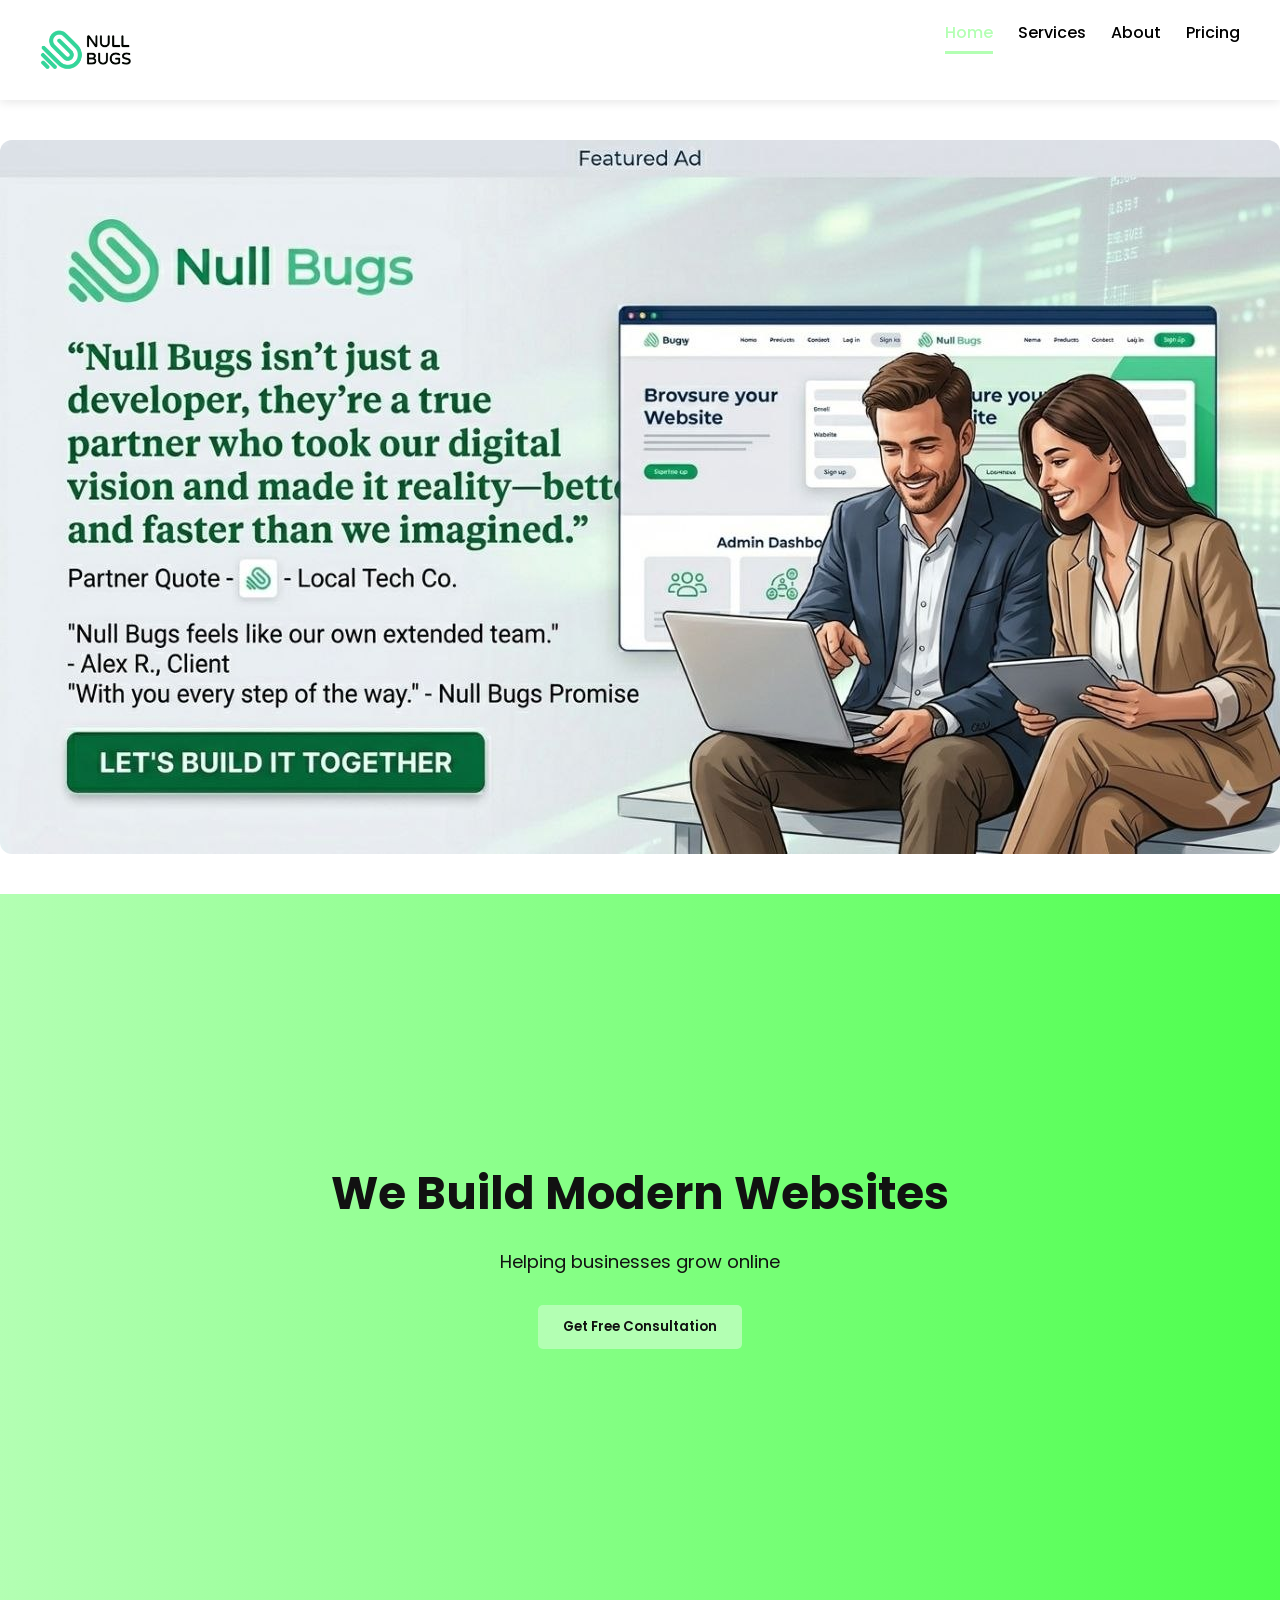
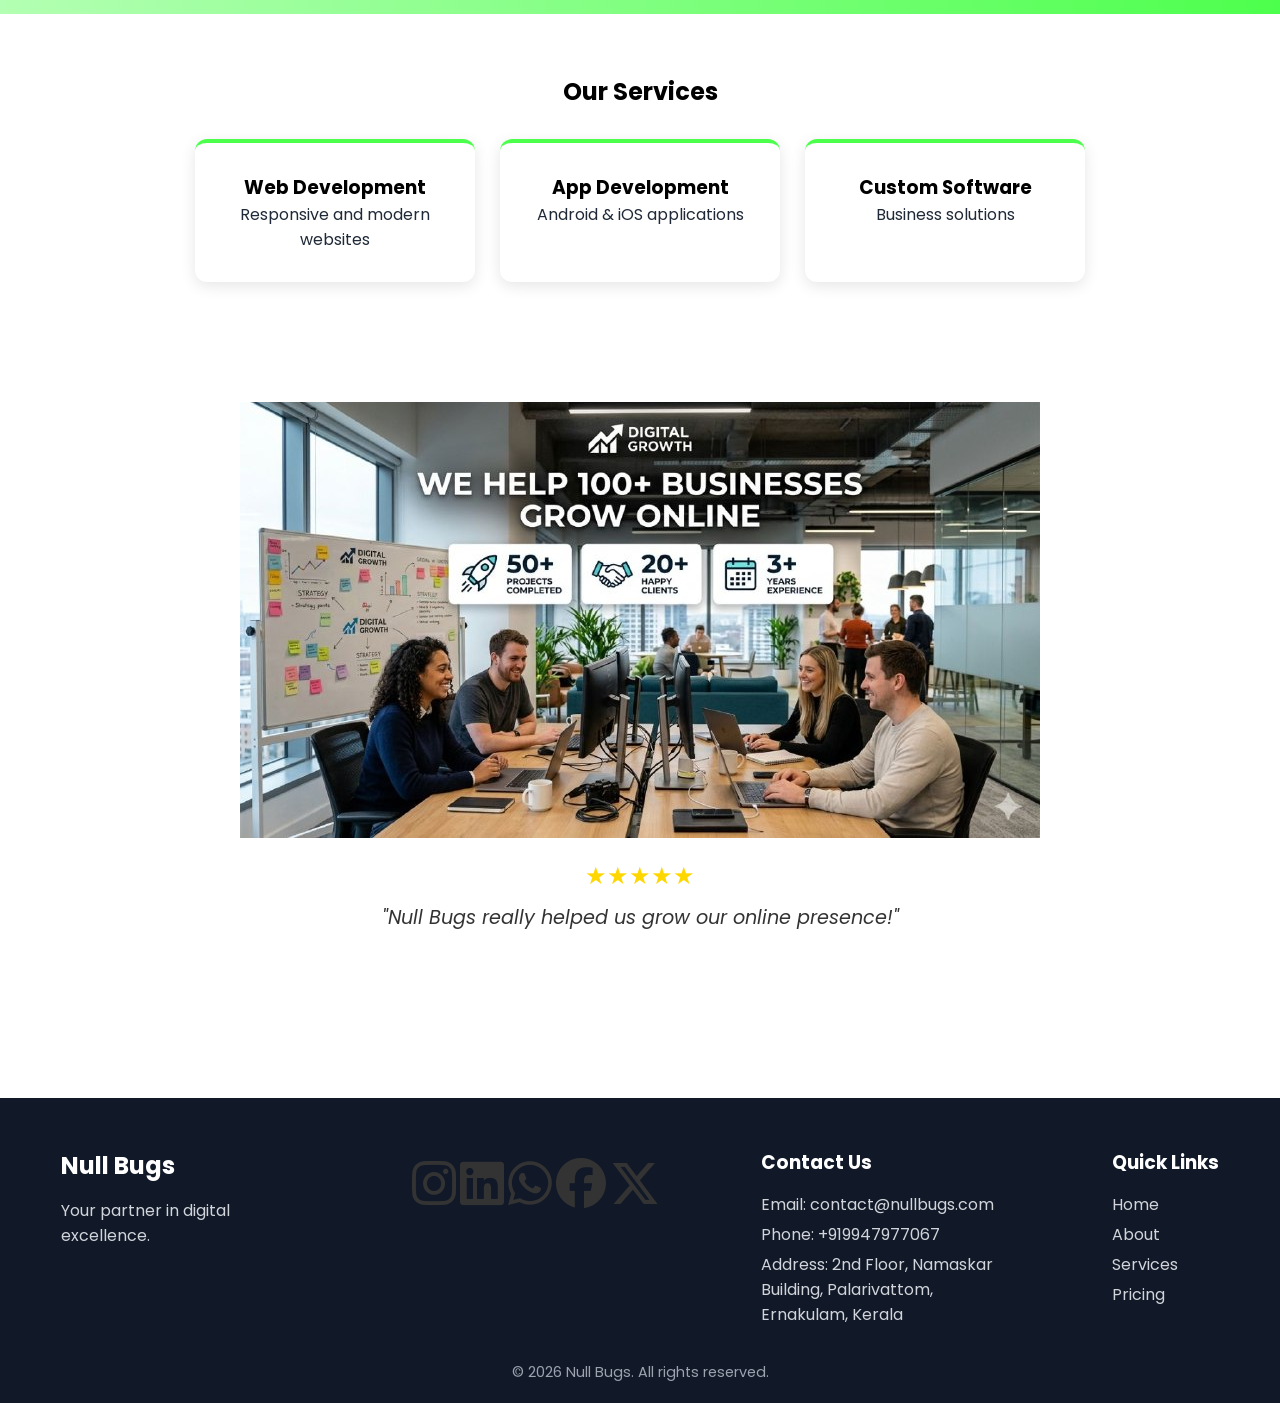
<file: index.html>
<!DOCTYPE html>
<html lang="en">
<head>
  <meta charset="UTF-8">
  <meta name="viewport" content="width=device-width, initial-scale=1.0">
  <title>Null Bugs</title>
  <link href="https://fonts.googleapis.com/css2?family=Poppins:wght@300;400;600&display=swap" rel="stylesheet">
  <link rel="stylesheet" href="https://cdnjs.cloudflare.com/ajax/libs/font-awesome/6.4.0/css/all.min.css">
  <link rel="stylesheet" href="style.css">
</head>

<body>

<nav class="navbar">
  <a href="index.html"><img src="logo.png" alt="Null Bugs Logo" class="logo-img"></a>
  <ul>
    <li><a href="index.html" class="active">Home</a></li>
    <li><a href="services.html">Services</a></li>
    <li><a href="about.html">About</a></li>
    <li><a href="pricing.html">Pricing</a></li>
  </ul>
</nav>

<!-- AD SLIDER -->
<section class="ad-slider">
  <div class="ad-slide active">
    <img src="ad1.jpg" alt="Ad 1">
  
  </div>
  <div class="ad-slide">
    <img src="ad2.jpg" alt="Ad 2">
    
  </div>
  <div class="ad-slide">
    <img src="ad3.jpg" alt="Ad 3">
    
  </div>
</section>

<!-- HERO -->
<section class="hero">
  <h1>We Build Modern Websites</h1>
  <p>Helping businesses grow online</p>
  <a href="https://wa.me/919947977067" target="_blank">
    <button class="btn">Get Free Consultation</button>
  </a>
</section>



<!-- SERVICES -->
<section class="services">
  <h2>Our Services</h2>
  <div class="cards">
    <div class="service-card">
      <h3>Web Development</h3>
      <p>Responsive and modern websites</p>
    </div>
    <div class="service-card">
      <h3>App Development</h3>
      <p>Android & iOS applications</p>
    </div>
    <div class="service-card">
      <h3>Custom Software</h3>
      <p>Business solutions</p>
    </div>
  </div>
</section>

<section class="fake-info">
  <!-- Fake Info Image -->
  <div class="info-image">
    <img src="fake-info.jpg" alt="Fake Info Image" class="responsive-img">
  </div>

  <!-- Testimonials / Comments -->
  <div class="comments-section">
    <div class="comment active">
      <div class="stars">★★★★★</div>
      <p>"Null Bugs really helped us grow our online presence!"</p>
    </div>
    <div class="comment">
      <div class="stars">★★★★★</div>
      <p>"Amazing service and quick delivery. Highly recommended!"</p>
    </div>
    <div class="comment">
      <div class="stars">★★★★★</div>
      <p>"The team is professional and creative. Loved the website design!"</p>
    </div>
    <div class="comment">
      <div class="stars">★★★★★</div>
      <p>"Great communication and support. Our business improved a lot!"</p>
    </div>
  </div>
</section>


  
<!-- FOOTER -->
<footer class="footer">
  <div class="footer-container">
    <div class="footer-box">
      <h2>Null Bugs</h2>
      <p>Your partner in digital excellence.</p>
    </div>
    <div class="social-icons">
      <a href="#"><i class="fab fa-instagram"></i></a>
      <a href="#"><i class="fab fa-linkedin"></i></a>
      <a href="#"><i class="fab fa-whatsapp"></i></a>
      <a href="#"><i class="fab fa-facebook"></i></a>
      <a href="#"><i class="fab fa-x-twitter"></i></a>
    </div>
    <div class="footer-box">
      <h3>Contact Us</h3>
      <p>Email: contact@nullbugs.com</p>
      <p>Phone: +919947977067</p>
      <p>Address: 2nd Floor, Namaskar Building, Palarivattom, Ernakulam, Kerala</p>
    </div>
    <div class="footer-box">
      <h3>Quick Links</h3>
      <p><a href="index.html">Home</a></p>
      <p><a href="about.html">About</a></p>
      <p><a href="services.html">Services</a></p>
      <p><a href="pricing.html">Pricing</a></p>
    </div>
  </div>
  <p class="footer-bottom">© 2026 Null Bugs. All rights reserved.</p>
</footer>

<script>
let ads = document.querySelectorAll(".ad-slide");
let currentIndex = 0;

setInterval(() => {
  ads.forEach(ad => ad.classList.remove("active"));
  ads[currentIndex].classList.add("active");

  currentIndex++;
  if(currentIndex >= ads.length) currentIndex = 0;
}, 4000); // Change every 4 seconds
</script>
  <script>
let comments = document.querySelectorAll('.comment');
let current = 0;

setInterval(() => {
  comments.forEach(c => c.classList.remove('active'));
  comments[current].classList.add('active');

  current++;
  if(current >= comments.length) current = 0;
}, 4000); // change comment every 4 seconds
</script>


</body>
</html>
</file>
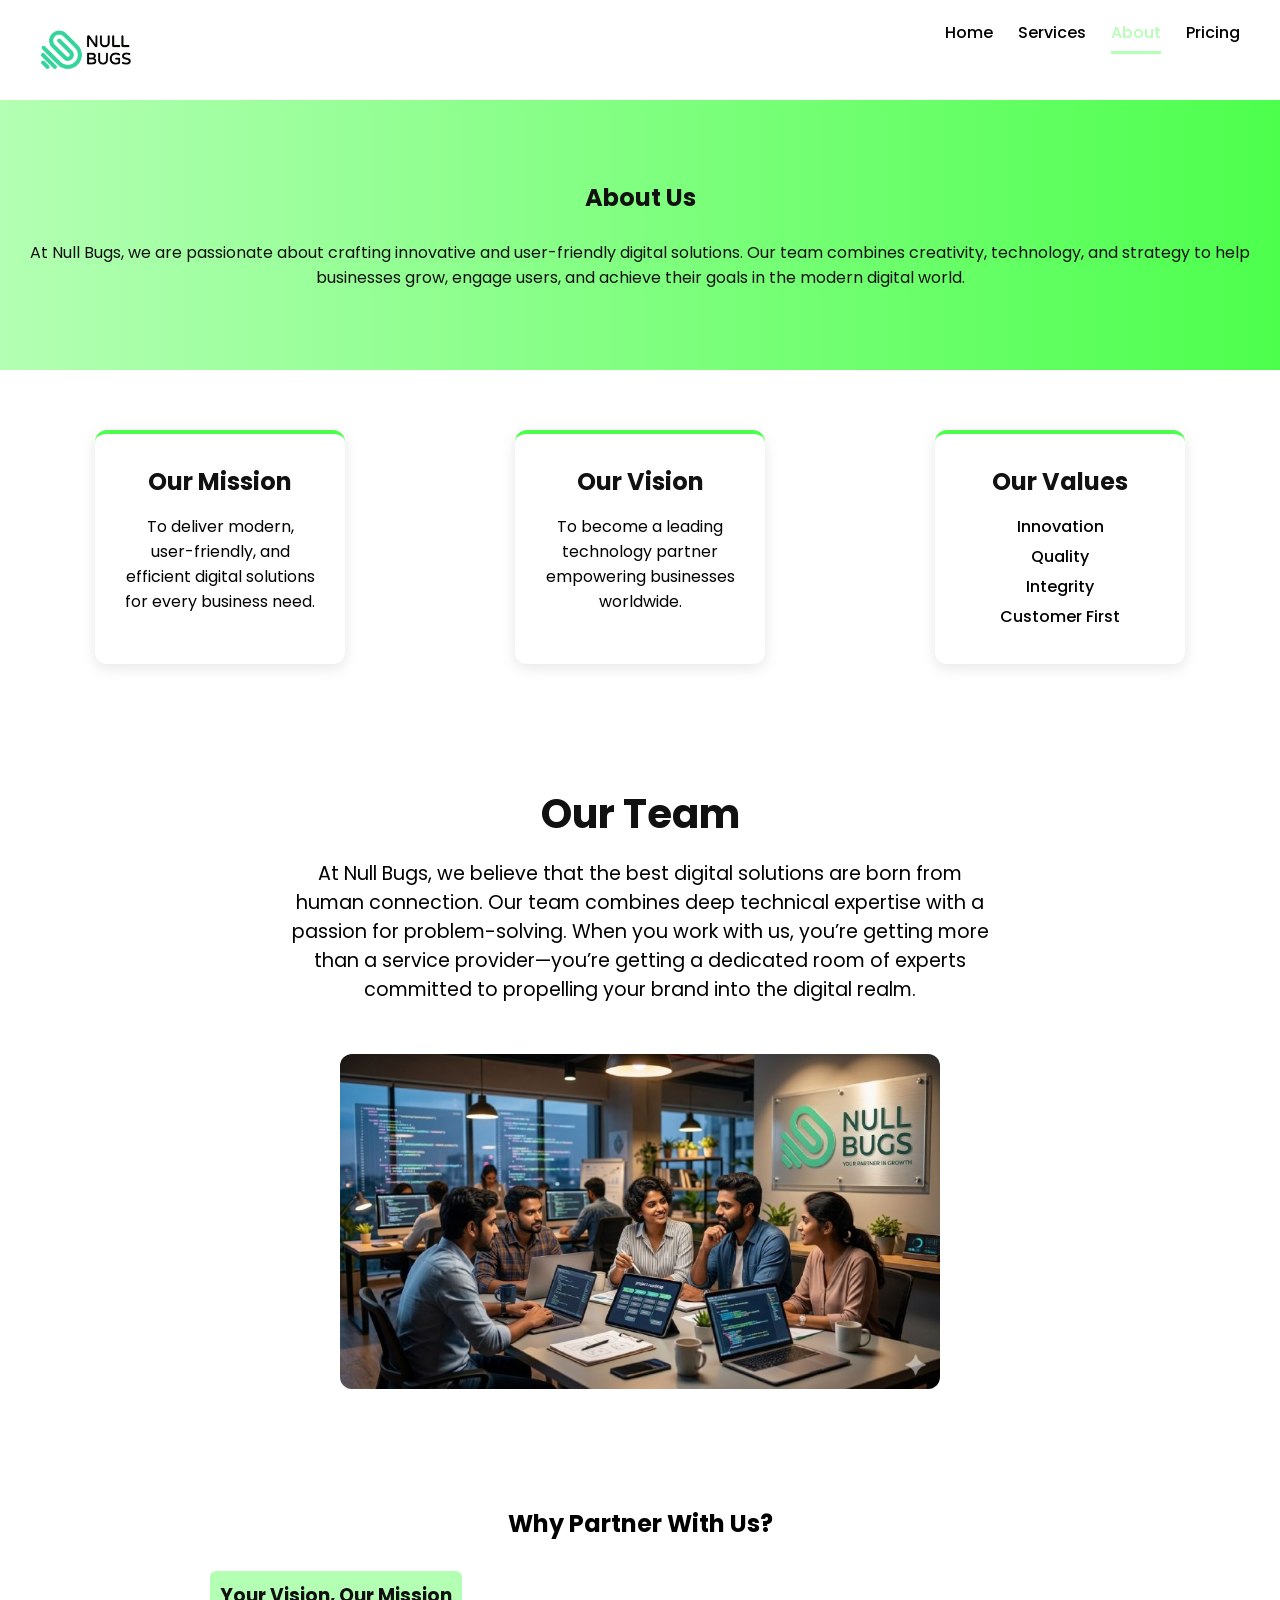
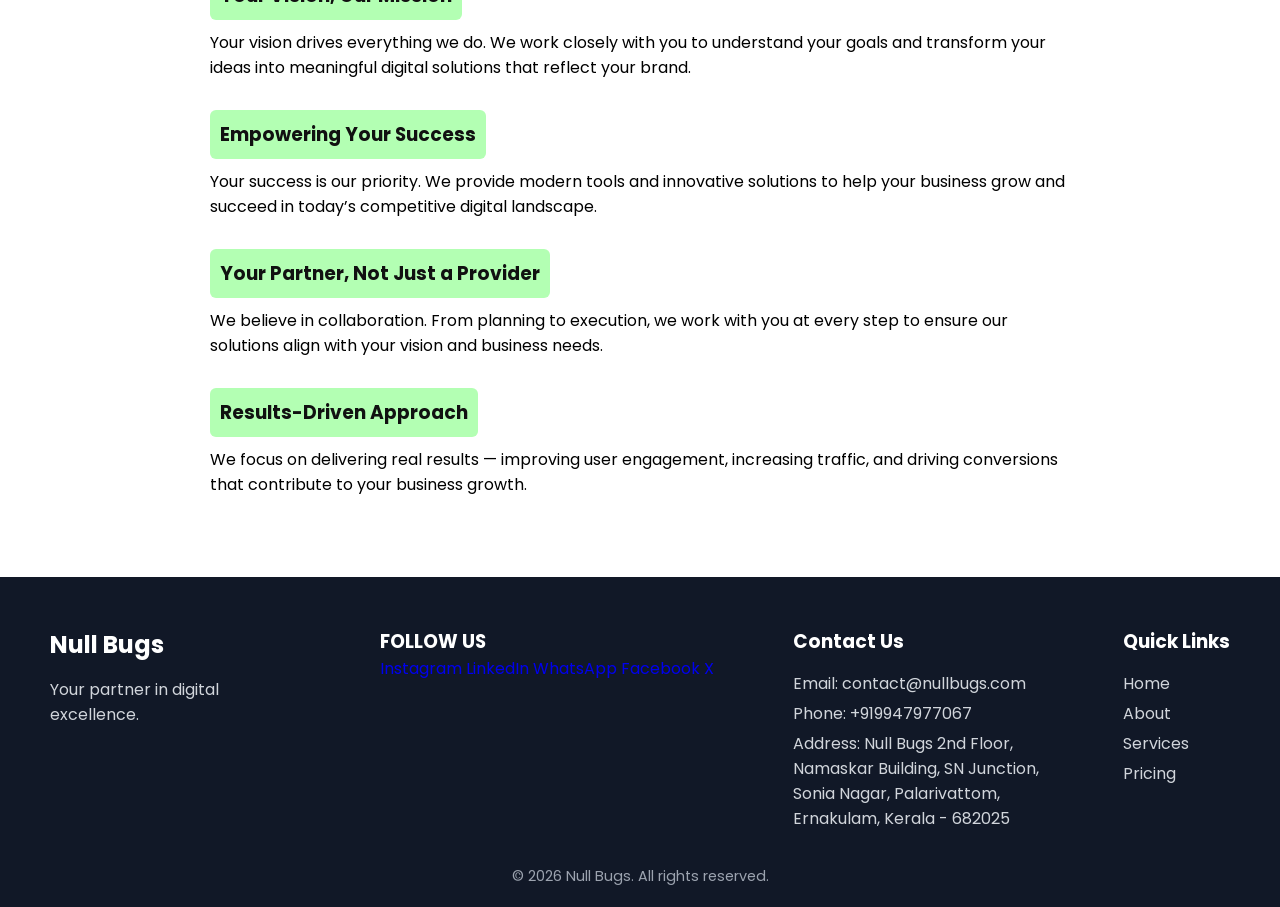
<file: about.html>
<!DOCTYPE html>
<html lang="en">
<head>
  <meta charset="UTF-8">
  <meta name="viewport" content="width=device-width, initial-scale=1.0">
  <title>About Us - Null Bugs</title>
 <link href="https://fonts.googleapis.com/css2?family=Poppins:wght@300;400;600&display=swap" rel="stylesheet">


  <link rel="stylesheet" href="style.css">
</head>
<body>

<nav class="navbar">
  <a href="index.html">
   <img src="logo.png" alt="Null Bugs Logo" class="logo-img">

  </a>
  <ul>
    <li><a href="index.html">Home</a></li>
    <li><a href="services.html">Services</a></li>
    <li><a href="about.html" class="active">About</a></li>
    <li><a href="pricing.html">Pricing</a></li>
  </ul>
</nav>


  
<section class="about-section">
  <h1>About Us</h1>
  <br>
  <p>
    At Null Bugs, we are passionate about crafting innovative and user-friendly digital solutions. 
    Our team combines creativity, technology, and strategy to help businesses grow, engage users, 
    and achieve their goals in the modern digital world.
  </p>
</section>
<section class="about-content">
    
  <div class="about-box">
    <h2>Our Mission</h2>
    <p>To deliver modern, user-friendly, and efficient digital solutions for every business need.</p>
  </div>

  <div class="about-box">
    <h2>Our Vision</h2>
    <p>To become a leading technology partner empowering businesses worldwide.</p>
  </div>

  <div class="about-box">
    <h2>Our Values</h2>
    <ul>
      <li>Innovation</li>
      <li>Quality</li>
      <li>Integrity</li>
      <li>Customer First</li>
    </ul>
  </div>

</section> 


<section class="about-preview">
  <div class="about-container">
    <div class="about-text">
      <h2>Our Team </h2>
      <p>
       At Null Bugs, we believe that the best digital solutions are born from human connection. 
        Our team combines deep technical expertise with a passion for problem-solving.
        When you work with us, you’re getting more than a service provider—you’re getting a dedicated room 
        of experts committed to propelling your brand into the digital realm.
      </p>
    </div>

    <!-- About Image -->
    <div class="about-image">
      <img src="about.jpg" alt="Our Team">
    </div>
  </div>
</section>


<!-- ABOUT DETAILS -->
<section class="about-details">

  <h2 style="text-align:center; margin-bottom:30px;">Why Partner With Us?</h2>

  <div class="detail">
      <h3>Your Vision, Our Mission</h3>
    <p>
      Your vision drives everything we do. We work closely with you to understand your 
      goals and transform your ideas into meaningful digital solutions that reflect your brand.
    </p>
  </div>

  <div class="detail">
    <h3>Empowering Your Success</h3>
    <p>
      Your success is our priority. We provide modern tools and innovative solutions to help 
      your business grow and succeed in today’s competitive digital landscape.
    </p>
  </div>

  <div class="detail">
    <h3>Your Partner, Not Just a Provider</h3>
    <p>
      We believe in collaboration. From planning to execution, we work with you at every step 
      to ensure our solutions align with your vision and business needs.
    </p>
  </div>

  <div class="detail">
    <h3>Results-Driven Approach</h3>
    <p>
      We focus on delivering real results — improving user engagement, increasing traffic, 
      and driving conversions that contribute to your business growth.
    </p>
  </div>

</section>

  
<!-- FOOTER -->
<footer class="footer">

  <div class="footer-container">

    <div class="footer-box">
      <h2>Null Bugs</h2>
      <p>Your partner in digital excellence.</p>
    </div>
  <div class="social-links">
      <h3>FOLLOW US</h3>
     <a href="https://www.instagram.com/nullbugs_/" target="_blank">Instagram</a>
<a href="https://www.linkedin.com/company/nullbugs" target="_blank">LinkedIn</a>
<a href="https://wa.me/919947977067" target="_blank">WhatsApp</a>
<a href="https://www.facebook.com/nullbugs" target="_blank">Facebook</a>
<a href="https://x.com/nullbugs_" target="_blank">X</a>

    </div>

    <div class="footer-box">
      <h3>Contact Us</h3>
      <p>Email: contact@nullbugs.com</p>
      <p>Phone: +919947977067</p>
      <p>Address: Null Bugs
2nd Floor, Namaskar Building,
SN Junction, Sonia Nagar, Palarivattom,
Ernakulam, Kerala - 682025</p>
    </div>

    <div class="footer-box">
      <h3>Quick Links</h3>
      <p><a href="index.html">Home</a></p>
      <p><a href="about.html">About</a></p>
      <p><a href="services.html">Services</a></p>
      <p><a href="pricing.html">Pricing</a></p>
    </div>

  </div>

  <p class="footer-bottom">© 2026 Null Bugs. All rights reserved.</p>


  
  
 
</footer>



</body>
</html>
</file>
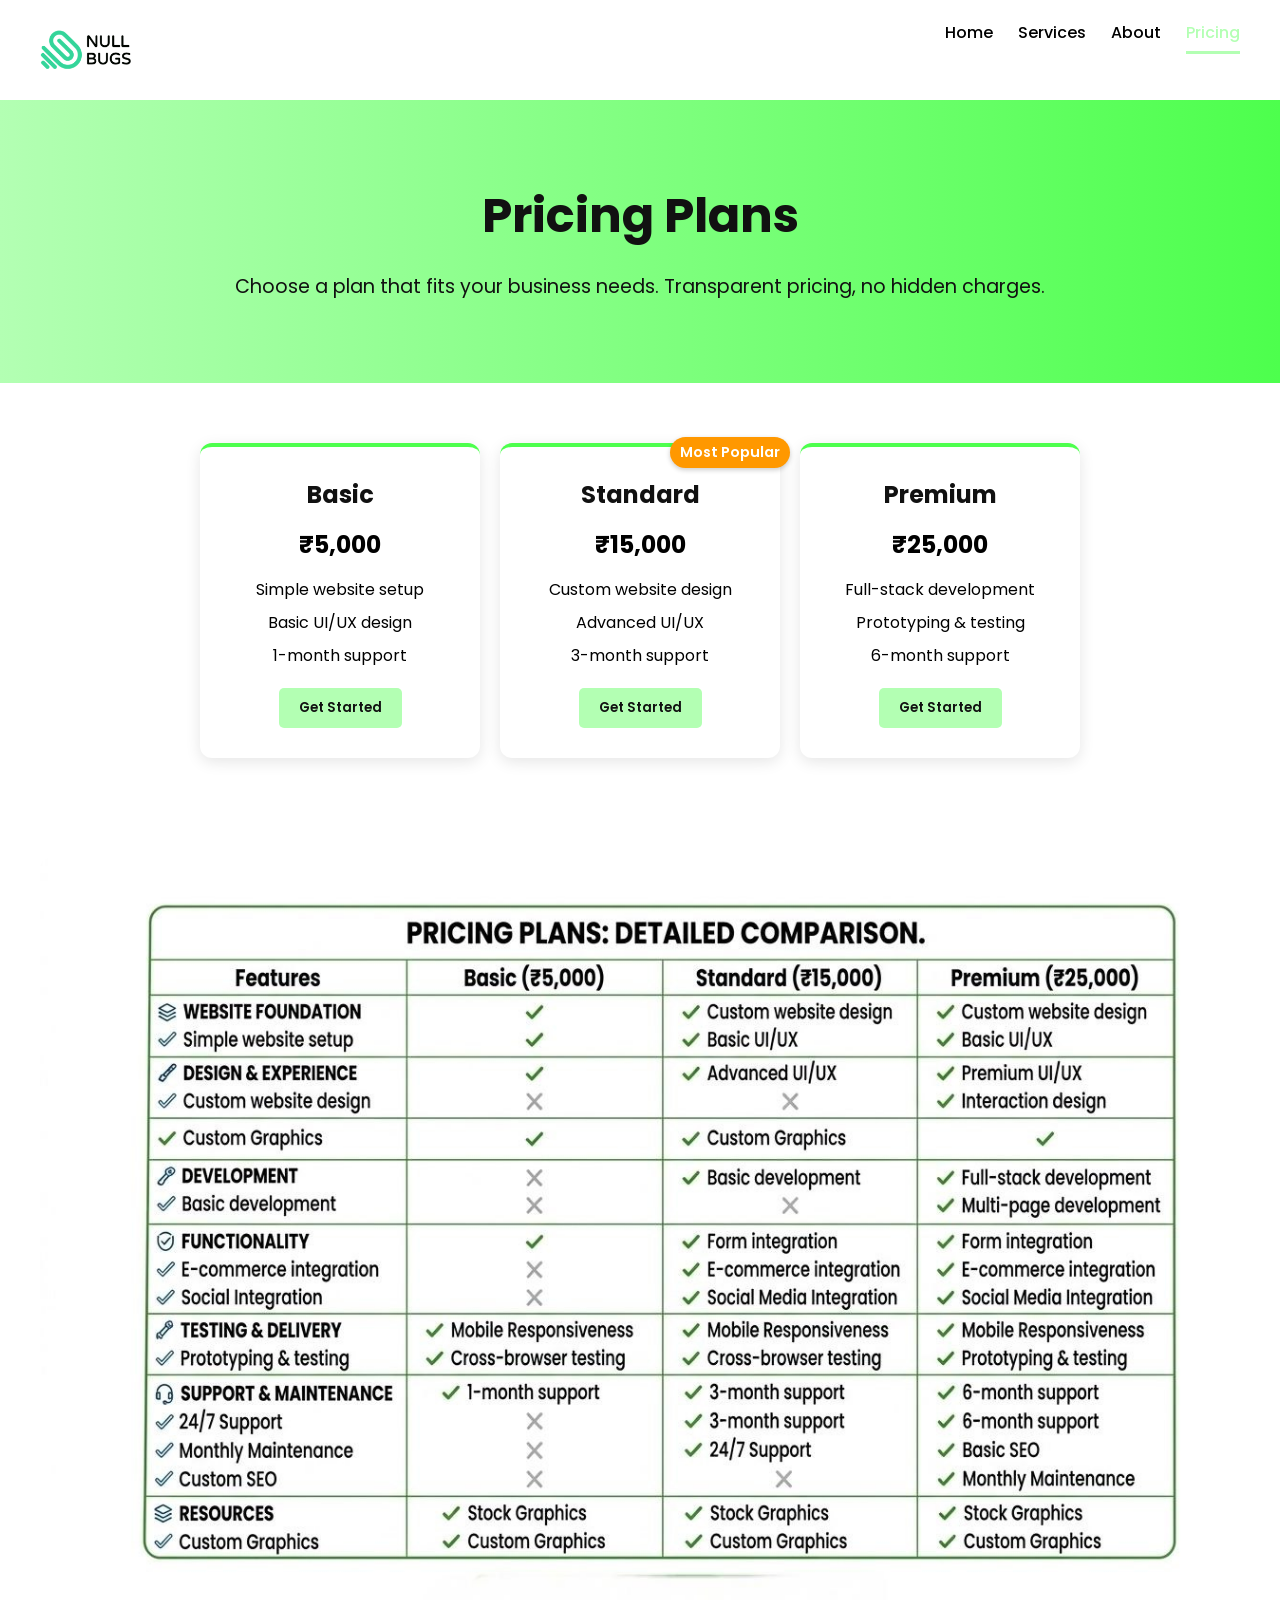
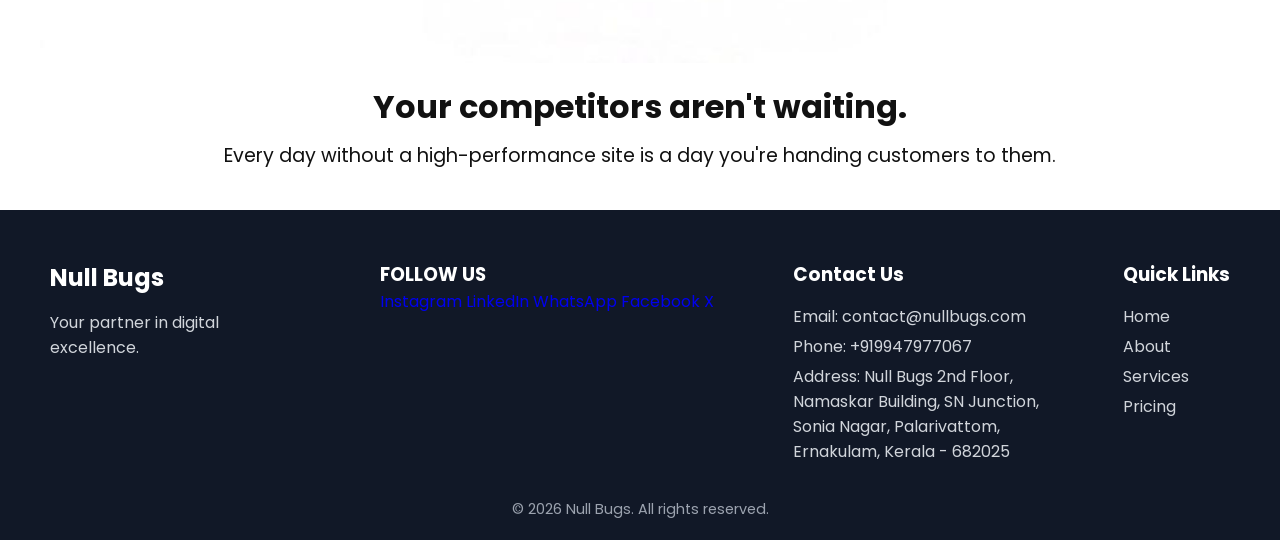
<file: pricing.html>
<!DOCTYPE html>
<html lang="en">
<head>
  <meta charset="UTF-8">
  <meta name="viewport" content="width=device-width, initial-scale=1.0">
  <title>Pricing - Null Bugs</title>
  <link href="https://fonts.googleapis.com/css2?family=Poppins:wght@300;400;600&display=swap" rel="stylesheet">

  <link rel="stylesheet" href="style.css">
</head>
<body>

<!-- NAVBAR -->
<nav class="navbar">
  <a href="index.html">
    <img src="logo.png" alt="Null Bugs Logo" class="logo-img">

  </a>
  <ul>
    <li><a href="index.html">Home</a></li>
    <li><a href="services.html">Services</a></li>
    <li><a href="about.html">About</a></li>
    <li><a href="pricing.html" class="active">Pricing</a></li>
  </ul>
</nav>


<!-- HERO / HEADER -->
<section class="pricing-hero">
  <div class="pricing-content">
    <h1>Pricing Plans</h1>
    <p>Choose a plan that fits your business needs. Transparent pricing, no hidden charges.</p>
  </div>
</section>

<!-- PRICING CARDS -->
<section class="pricing-section">
  <div class="pricing-card">
    <h2>Basic</h2>
    <p class="price">₹5,000</p>
    <ul>
      <li>Simple website setup</li>
      <li>Basic UI/UX design</li>
      <li>1-month support</li>
    </ul>
   
   <a href="https://wa.me/919947977067?text=Hi%20I%20am%20interested%20in%20Basic%20Plan" target="_blank">
  <button>Get Started</button>
</a>

 
  </div>

  <div class="pricing-card popular">
    <div class="badge">Most Popular</div>
    <h2>Standard</h2>
    <p class="price">₹15,000</p>
    <ul>
      <li>Custom website design</li>
      <li>Advanced UI/UX</li>
      <li>3-month support</li>
    </ul>
     <a href="https://wa.me/919947977067?text=Hi%20I%20am%20interested%20in%20Standard%20Plan" target="_blank">
  <button>Get Started</button>
</a>


  </div>

  <div class="pricing-card">
    <h2>Premium</h2>
    <p class="price">₹25,000</p>
    <ul>
      <li>Full-stack development</li>
      <li>Prototyping & testing</li>
      <li>6-month support</li>
    </ul>
   <a href="https://wa.me/919947977067?text=Hi%20I%20am%20interested%20in%20Premium%20Plan" target="_blank">
  <button>Get Started</button>
</a>

  </div>
</section>

<section class="pricing-banner">
  <img src="price.jpg" alt="Pricing Banner">
  <div class="banner-text">
    <h2>Your competitors aren't waiting.</h2>
    <p>Every day without a high-performance site is a day you're handing customers to them.</p>
  </div>
</section>


  
<!-- FOOTER -->
<footer class="footer">

  <div class="footer-container">

    <div class="footer-box">
      <h2>Null Bugs</h2>
      <p>Your partner in digital excellence.</p>
    </div>
 <div class="social-links">
      <h3>FOLLOW US</h3>
     <a href="https://www.instagram.com/nullbugs_/" target="_blank">Instagram</a>
<a href="https://www.linkedin.com/company/nullbugs" target="_blank">LinkedIn</a>
<a href="https://wa.me/919947977067" target="_blank">WhatsApp</a>
<a href="https://www.facebook.com/nullbugs" target="_blank">Facebook</a>
<a href="https://x.com/nullbugs_" target="_blank">X</a>

    </div>

    <div class="footer-box">
      <h3>Contact Us</h3>
      <p>Email: contact@nullbugs.com</p>
      <p>Phone: +919947977067</p>
      <p>Address: Null Bugs
2nd Floor, Namaskar Building,
SN Junction, Sonia Nagar, Palarivattom,
Ernakulam, Kerala - 682025</p>
    </div>

    <div class="footer-box">
      <h3>Quick Links</h3>
      <p><a href="index.html">Home</a></p>
      <p><a href="about.html">About</a></p>
      <p><a href="services.html">Services</a></p>
      <p><a href="pricing.html">Pricing</a></p>
    </div>

  </div>

  <p class="footer-bottom">© 2026 Null Bugs. All rights reserved.</p>

</footer>

</body>
</html>
</file>
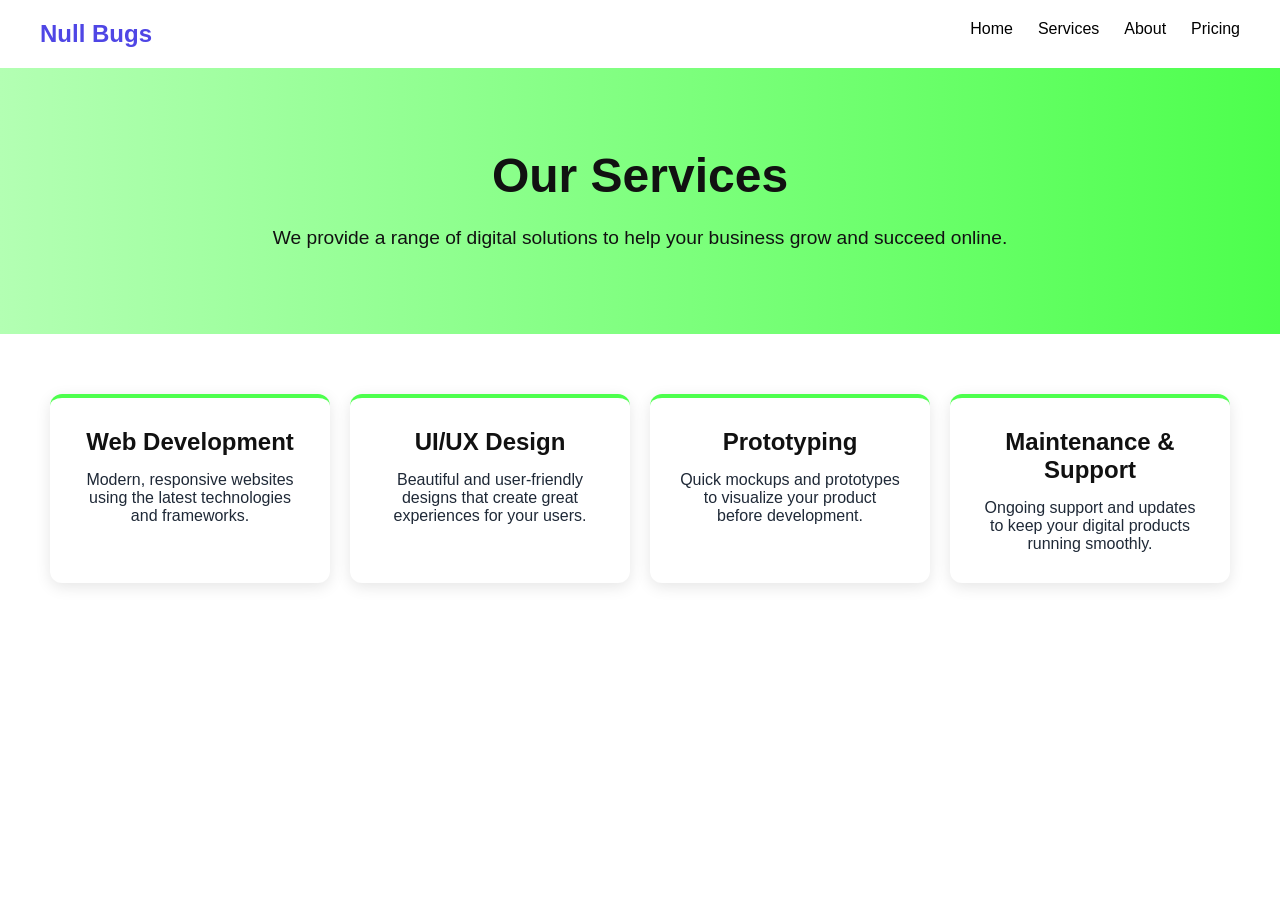
<file: service.html>
<!DOCTYPE html>
<html lang="en">
<head>
  <meta charset="UTF-8">
  <meta name="viewport" content="width=device-width, initial-scale=1.0">
  <title>Services - Null Bugs</title>
  <link rel="stylesheet" href="style.css">
</head>
<body>

<!-- NAVBAR -->
<nav class="navbar">
  <h2 class="logo">Null Bugs</h2>
  <ul>
    <li><a href="index.html">Home</a></li>
    <li><a href="services.html">Services</a></li>
    <li><a href="about.html">About</a></li>
    <li><a href="pricing.html">Pricing</a></li>
  </ul>
</nav>

<!-- HERO / HEADER -->
<section class="services-hero">
  <div class="services-content">
    <h1>Our Services</h1>
    <p>We provide a range of digital solutions to help your business grow and succeed online.</p>
  </div>
</section>

<!-- SERVICES CARDS -->
<section class="services-section">
  <div class="service-card">
    <h2>Web Development</h2>
    <p>Modern, responsive websites using the latest technologies and frameworks.</p>
  </div>

  <div class="service-card">
    <h2>UI/UX Design</h2>
    <p>Beautiful and user-friendly designs that create great experiences for your users.</p>
  </div>

  <div class="service-card">
    <h2>Prototyping</h2>
    <p>Quick mockups and prototypes to visualize your product before development.</p>
  </div>

  <div class="service-card">
    <h2>Maintenance & Support</h2>
    <p>Ongoing support and updates to keep your digital products running smoothly.</p>
  </div>
</section>

</body>
</html>
</file>
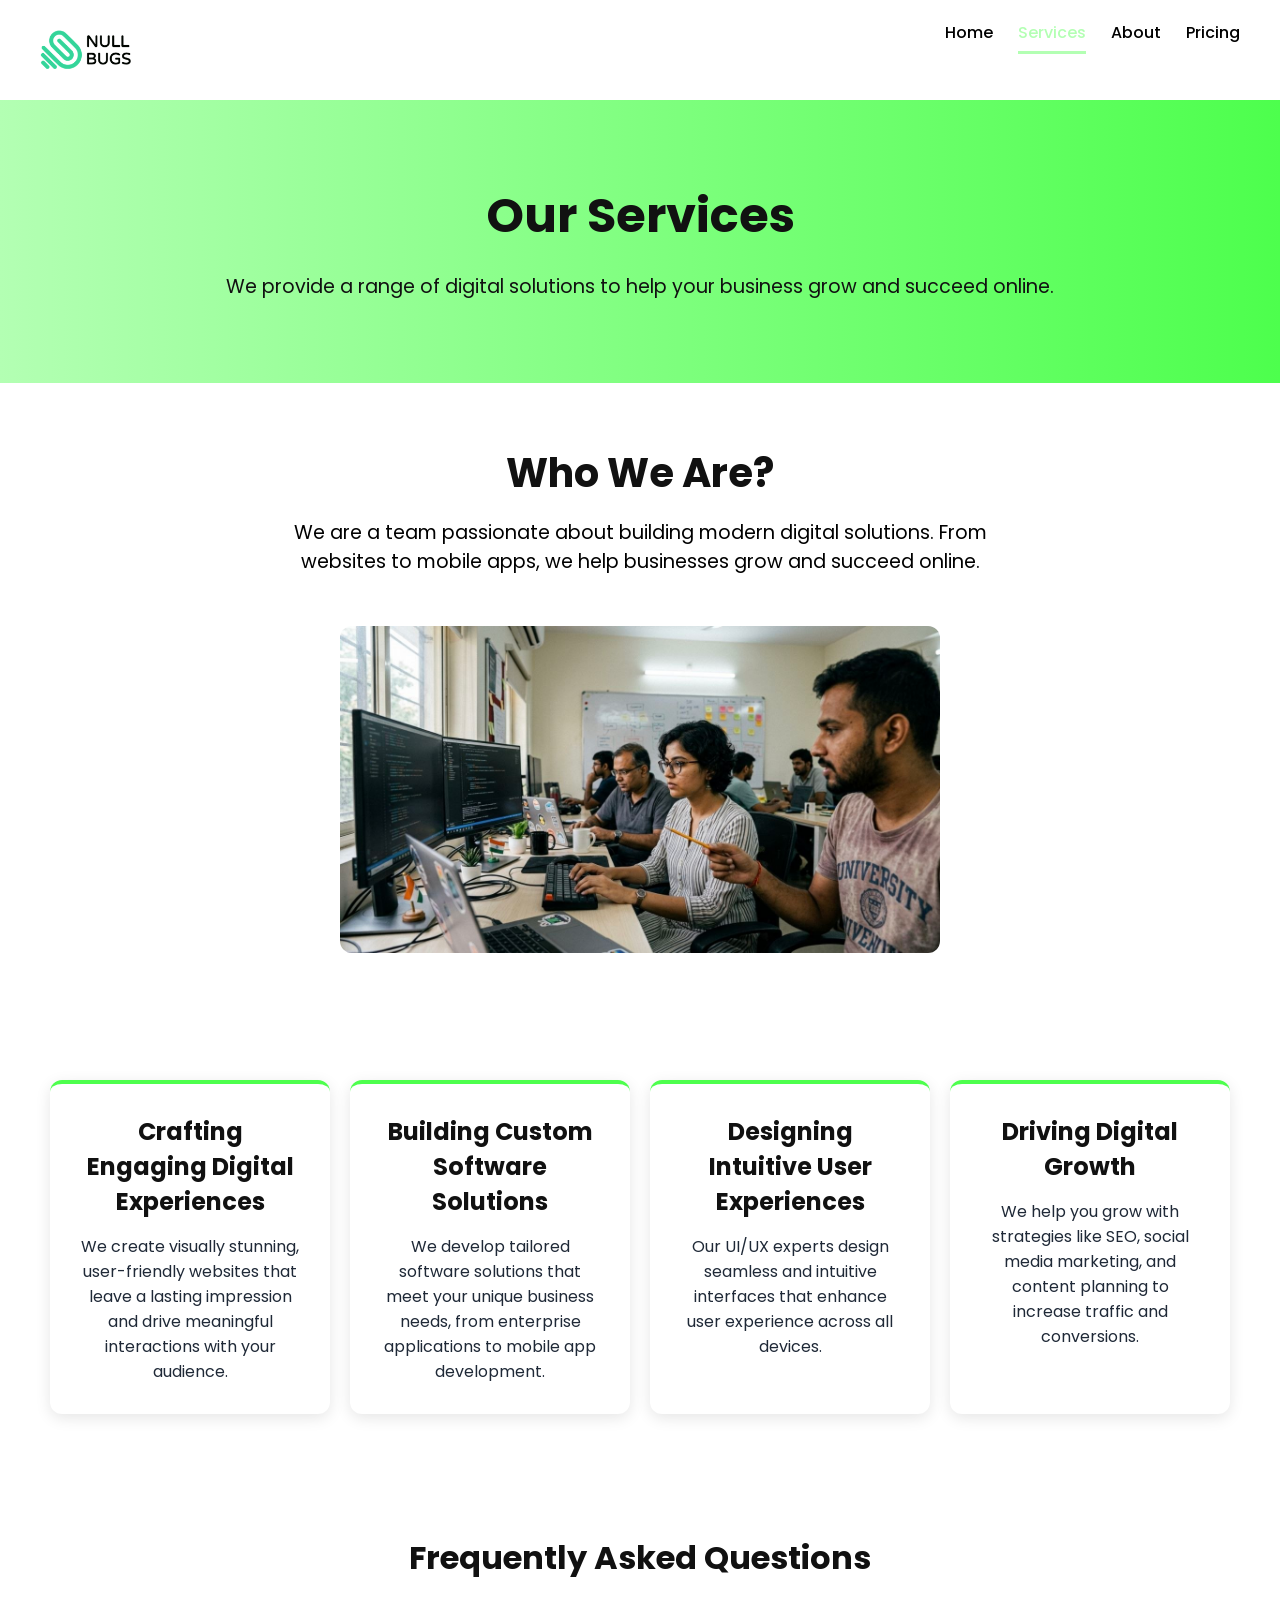
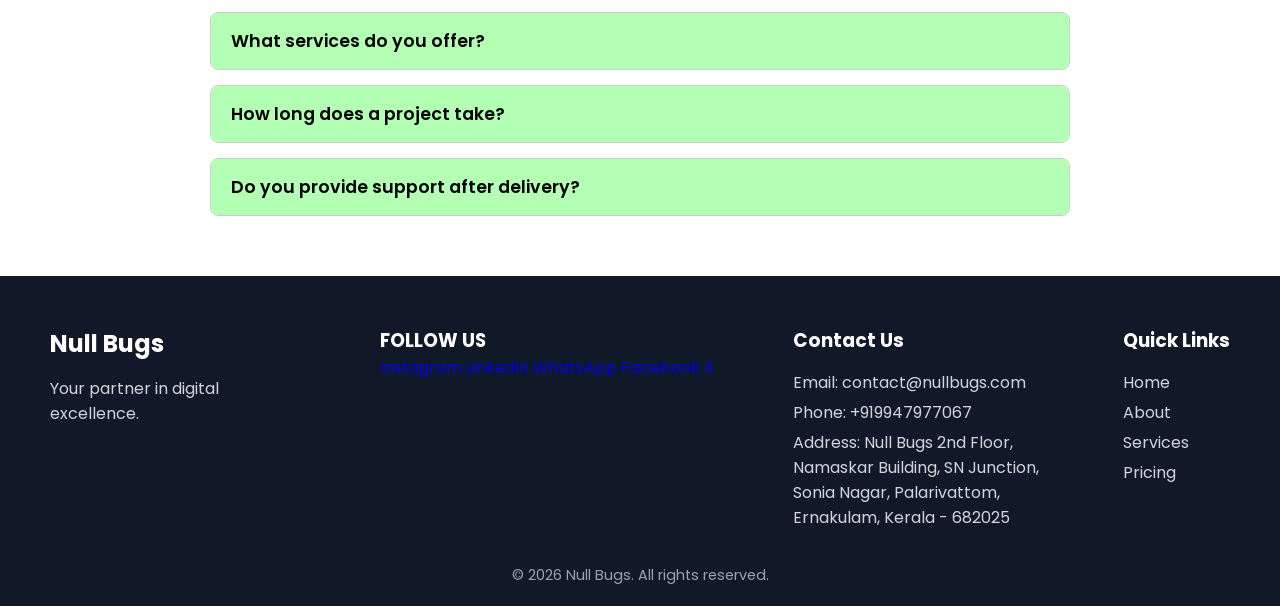
<file: services.html>
<!DOCTYPE html>
<html lang="en">
<head>
  <meta charset="UTF-8">
  <meta name="viewport" content="width=device-width, initial-scale=1.0">
  <title>Services - Null Bugs</title>
  <link href="https://fonts.googleapis.com/css2?family=Poppins:wght@300;400;600&display=swap" rel="stylesheet">

  <link rel="stylesheet" href="style.css">
</head>
<body>

<!-- NAVBAR -->
<nav class="navbar">
  <a href="index.html">
  <img src="logo.png" alt="Null Bugs Logo" class="logo-img">

  </a>
  <ul>
    <li><a href="index.html">Home</a></li>
    <li><a href="services.html" class="active">Services</a></li>
    <li><a href="about.html">About</a></li>
    <li><a href="pricing.html">Pricing</a></li>
  </ul>
</nav>


<!-- HERO / HEADER -->
<section class="services-hero">
  <div class="services-content">
    <h1>Our Services</h1>
    <p>We provide a range of digital solutions to help your business grow and succeed online.</p>
  </div>
</section>

  
<section class="about-preview">
  <div class="about-container">
    
    <div class="about-text">
      <h2>Who We Are?</h2>
      <p>
        We are a team passionate about building modern digital solutions.
        From websites to mobile apps, we help businesses grow and succeed online.
      </p>
    </div>

    <div class="about-image">
      <img src="team.jpg" alt="Our Team">
    </div>

  </div>
</section>


  
<!-- SERVICES CARDS -->
<section class="services-section">

  <div class="service-card">
    <h2>Crafting Engaging Digital Experiences</h2>
    <p>
      We create visually stunning, user-friendly websites that leave a lasting 
      impression and drive meaningful interactions with your audience.
    </p>
  </div>

  <div class="service-card">
    <h2>Building Custom Software Solutions</h2>
    <p>
      We develop tailored software solutions that meet your unique business needs, 
      from enterprise applications to mobile app development.
    </p>
  </div>

  <div class="service-card">
    <h2>Designing Intuitive User Experiences</h2>
    <p>
      Our UI/UX experts design seamless and intuitive interfaces that enhance user 
      experience across all devices.
    </p>
  </div>

  <div class="service-card">
    <h2>Driving Digital Growth</h2>
    <p>
      We help you grow with strategies like SEO, social media marketing, and content 
      planning to increase traffic and conversions.
    </p>
  </div>

</section>
<section class="faq-section">
  <h2>Frequently Asked Questions</h2>

  <div class="faq-item">
    <button class="faq-question">What services do you offer?</button>
    <div class="faq-answer">
      <p>We offer web development, mobile app development, and custom software solutions tailored to your business needs.</p>
    </div>
  </div>

  <div class="faq-item">
    <button class="faq-question">How long does a project take?</button>
    <div class="faq-answer">
      <p>The duration depends on the project size and complexity. Small projects usually take 2-4 weeks, while larger ones may take several months.</p>
    </div>
  </div>

  <div class="faq-item">
    <button class="faq-question">Do you provide support after delivery?</button>
    <div class="faq-answer">
      <p>Yes, we offer post-delivery support and maintenance packages to ensure your solution runs smoothly.</p>
    </div>
  </div>

</section>

<!-- FOOTER -->
<footer class="footer">

  <div class="footer-container">

    <div class="footer-box">
      <h2>Null Bugs</h2>
      <p>Your partner in digital excellence.</p>
    </div>
 <div class="social-links">
      <h3>FOLLOW US</h3>
     <a href="https://www.instagram.com/nullbugs_/" target="_blank">Instagram</a>
<a href="https://www.linkedin.com/company/nullbugs" target="_blank">LinkedIn</a>
<a href="https://wa.me/919947977067" target="_blank">WhatsApp</a>
<a href="https://www.facebook.com/nullbugs" target="_blank">Facebook</a>
<a href="https://x.com/nullbugs_" target="_blank">X</a>

    </div>

    <div class="footer-box">
      <h3>Contact Us</h3>
      <p>Email: contact@nullbugs.com</p>
      <p>Phone: +919947977067</p>
      <p>Address: Null Bugs
2nd Floor, Namaskar Building,
SN Junction, Sonia Nagar, Palarivattom,
Ernakulam, Kerala - 682025</p>
    </div>

    <div class="footer-box">
      <h3>Quick Links</h3>
      <p><a href="index.html">Home</a></p>
      <p><a href="about.html">About</a></p>
      <p><a href="services.html">Services</a></p>
      <p><a href="pricing.html">Pricing</a></p>
    </div>

  </div>

  <p class="footer-bottom">© 2026 Null Bugs. All rights reserved.</p>

</footer>
<script>
const faqButtons = document.querySelectorAll(".faq-question");

faqButtons.forEach(btn => {
  btn.addEventListener("click", () => {
    const answer = btn.nextElementSibling;
    answer.style.display = answer.style.display === "block" ? "none" : "block";
  });
});
</script>

</body>
</html>
</file>
<file: style.css>
* {
  margin: 0;
  padding: 0;
  box-sizing: border-box;
  font-family: 'Poppins', sans-serif;

}

/* NAVBAR */
.navbar {
  display: flex;
  justify-content: space-between;
  padding: 20px 40px;
  background: white;
  box-shadow: 0 2px 10px rgba(0,0,0,0.1);
}

.logo {
  color: #4f46e5;
}
.logo-img {
  height: 50px;       /* adjust size */
  width: auto;
  vertical-align: middle;
}

.navbar ul {
  display: flex;
  gap: 25px;
  list-style: none;
}

.navbar a {
  text-decoration: none;
  color: black;
  font-weight: 500;
}

/* HERO */
.hero {
  height: 80vh;
  display: flex;
  align-items: center;
  justify-content: center;
  background: linear-gradient(to right, #b3ffb3, #4dff4d);

  color: #111;
  text-align: center;
  padding: 20px;
}

.hero h1 {
  font-size: 45px;
}

.hero p {
  margin-top: 10px;
  font-size: 18px;
}
.hero button {
  background: #b3ffb3;   /* green */
  color: #111;           /* black text */
  padding: 12px 25px;
  border: none;
  
  border-radius: 5px;
  font-weight: 600;
  cursor: pointer;
  transition: 0.3s;
}
.hero button:hover {
  background: #4dff4d;   /* darker green */
  color: #111;
  transform: scale(1.05);
}




/* SERVICES */
.services {
  padding: 60px 20px;
  text-align: center;
 
}

.cards {
  display: flex;
  justify-content: center;
  gap: 25px;
  margin-top: 30px;
  flex-wrap: wrap;
}


/* CTA */
.cta {
  background: #111;
  color: white;
  text-align: center;
  padding: 60px 20px;
}

.cta button {
  margin-top: 20px;
  padding: 12px 25px;
  
 background: #b3ffb3;



  border: none;
  color: #111;
  border-radius: 5px;
}

/* MOBILE */
@media (max-width: 768px) {
  .navbar {
    flex-direction: column;
    align-items: center;
  }

  .cards {
    flex-direction: column;
    align-items: center;
  }

  .hero h1 {
    font-size: 28px;
  }
}

/*about page
/* HERO for About page */
.about-section {
 background: linear-gradient(to right,#b3ffb3, #4dff4d);

  color: #111;
  text-align: center;
  padding: 80px 20px;
}



/* About Content Boxes */
.about-content {
  display: flex;
  justify-content: space-around;
  flex-wrap: wrap;
  padding: 60px 20px;
  gap: 20px;
  text-align: center;
}

.about-box {
  background: white;
  padding: 30px;
  width: 250px;
  border-radius: 12px;
  border-top: 4px solid #4dff4d;
  box-shadow: 0 4px 15px rgba(0,0,0,0.1);
  transition: 0.3s;
}

.about-box:hover {
  transform: translateY(-10px);
}


.about-box h2 {
  

color:#111;
  margin-bottom: 15px;
}

.about-box ul {
  list-style: none;
  padding: 0;
}

.about-box ul li {
  margin: 5px 0;
  font-weight: 500;
}

/* MOBILE RESPONSIVE */
@media (max-width: 768px) {
  .about-content {
    flex-direction: column;
    align-items: center;
  }
}
/*service page */

/* HERO / HEADER */
.services-hero {
  width: 100%;
 background: linear-gradient(to right,#b3ffb3, #4dff4d);

 color: #111;
  padding: 80px 20px;
}

.services-content {
  max-width: 900px;
  margin: 0 auto;
  text-align: center;
}

.services-content h1 {
  font-size: 3rem;
  margin-bottom: 20px;
}

.services-content p {
  font-size: 1.2rem;
  line-height: 1.6;
}

/* SERVICES CARDS */
.services-section {
  display: flex;
  flex-wrap: wrap;
  justify-content: center;
  gap: 20px;
  padding: 60px 20px;
}

.service-card {
  background: white;
  padding: 30px;
  width: 280px;
  border-radius: 12px;
  border-top: 4px solid #4dff4d;
  box-shadow: 0 4px 15px rgba(0,0,0,0.1);
  text-align: center;
  transition: 0.3s;
}
 

.service-card:hover {
  transform: translateY(-10px);
}


.service-card h2 {


color:#111;
  margin-bottom: 15px;
}

.service-card p {
  font-size: 1rem;
  color: #1f2937;
}

/* RESPONSIVE */
@media (max-width: 768px) {
  .services-section {
    flex-direction: column;
    align-items: center;
  }
}
/*pricing */
/* HERO / HEADER */
.pricing-hero {
  width: 100%;
 background: linear-gradient(to right, #b3ffb3, #4dff4d);


  color: #111;
  padding: 80px 20px;
}

.pricing-content {
  max-width: 900px;
  margin: 0 auto;
  text-align: center;
}

.pricing-content h1 {
  font-size: 3rem;
  margin-bottom: 20px;
}

.pricing-content p {
  font-size: 1.2rem;
  line-height: 1.6;
}

/* PRICING CARDS */
.pricing-section {
  display: flex;
  flex-wrap: wrap;
  justify-content: center;
  gap: 20px;
  padding: 60px 20px;
}

.pricing-card {
  background: white;
  padding: 30px;
  width: 280px;
  border-radius: 12px;
  border-top: 4px solid #4dff4d;
  box-shadow: 0 4px 15px rgba(0,0,0,0.1);
  text-align: center;
  transition: 0.3s;
}

.pricing-card:hover {
  transform: translateY(-10px);
}


.pricing-card h2 {
  
color:#111;
  margin-bottom: 15px;
}

.pricing-card .price {
  font-size: 1.5rem;
  font-weight: bold;
  margin-bottom: 15px;
}

.pricing-card ul {
  list-style: none;
  padding: 0;
  margin-bottom: 20px;
}

.pricing-card ul li {
  margin: 8px 0;
}

.pricing-card button {
  background: #b3ffb3;   /* green background */
  color: #111;           /* black text */
  padding: 10px 20px;
  border-radius: 5px;
  border: none;
  font-weight: 600;
  cursor: pointer;
  transition: 0.3s;
}


.pricing-card button:hover {
  background: #4dff4d;
  color: #111;
  transform: scale(1.05);
}



  .footer {
  background: #111827;
  color: white;
  padding: 50px 20px 20px;
}

.footer-container {
  display: flex;
  justify-content: space-around;
  flex-wrap: wrap;
  gap: 20px;
}

.footer-box {
  max-width: 250px;
}

.footer-box h2,
.footer-box h3 {
  margin-bottom: 15px;
}

.footer-box p {
  margin: 5px 0;
  color: #d1d5db;
}

.footer-box a {
  color: #d1d5db;
  text-decoration: none;
}

.footer-box a:hover {
  color: #7c3aed;
}

.footer-bottom {
  text-align: center;
  margin-top: 30px;
  font-size: 0.9rem;
  color: #9ca3af;
}

/* MOBILE */
@media (max-width: 768px) {
  .footer-container {
    flex-direction: column;
    align-items: center;
    text-align: center;
  }
}


  .about-details {
  padding: 50px 20px;
  max-width: 900px;
  margin: auto;
}

.detail {
  margin-bottom: 30px;
}

.detail h3 {
  background: #b3ffb3;   /* green box */
  color: #111;           /* black text */
  padding: 10px;
  border-radius: 6px;
  display: inline-block;
  margin-bottom: 10px;
}

 
a {
  text-decoration: none;
}

.navbar a {
  text-decoration: none;
  color: black;
  font-weight: 500;
  position: relative;
  padding: 5px 0;
}

/* ACTIVE LINK */
.navbar a.active {
   

color:#b3ffb3;
}

/* UNDERLINE EFFECT */
.navbar a::after {
  content: "";
  position: absolute;
  left: 0;
  bottom: -5px;
  width: 0%;
  height: 3px;
  background: #b3ffb3;


  transition: 0.3s;
}

/* SHOW LINE ON HOVER + ACTIVE */
.navbar a:hover::after,
.navbar a.active::after {
  width: 100%;
}
.social-icons a {
  text-decoration: none;
  font-size: 50px; /* make the icons bigger */
  color: #333;
  transition: color 0.3s;
}

.slider {
  position: relative;
  height: 150px;
  overflow: hidden;
}

.slide {
  position: absolute;
  width: 100%;
  opacity: 0;
  transform: translateY(30px);
  transition: 0.8s ease;
}

.slide.active {
  opacity: 1;
  transform: translateY(0);
}
.hero {
  display: flex;
  flex-direction: column;
  align-items: center;
  justify-content: center;
}

.hero h1 {
  margin-bottom: 10px;
}

.hero p {
  margin-bottom: 20px;
}

.hero .btn {
  margin-top: 10px;   /* pushes button down */
}


.about-preview {
  padding: 60px 20px;
}

.about-container {
  display: flex;
  flex-direction: column; /* stack text and image vertically */
  align-items: center;    /* center horizontally */
  text-align: center;     /* center text */
  gap: 30px;              /* space between text and image */
}

.about-text h2 {
  font-size: 3rem; /* big heading */
  margin-bottom: 20px;
  color: #111;
}

.about-text p {
  font-size: 1.2rem; /* bigger paragraph */
  max-width: 800px;  /* optional: limit width */
}

.about-image img {
  width: 100%;
  max-width: 600px; /* image size limit */
  border-radius: 12px;
}


.ad-slider {
  position: relative;
  width: 100%;
  max-width: 1280px;
  margin: 40px auto;
  overflow: hidden;
  border-radius: 12px;
  aspect-ratio: 1280 / 714
}

.ad-slide {
  position: absolute;
  top: 0;
  left: 0;
  width: 100%;
  height: 100%; /* fill the container */
  opacity: 0;
  transition: opacity 1s ease;
}

.ad-slide.active {
  opacity: 1;
}

.ad-slide img {
  width: 100%;
  height: 100%;
  object-fit: cover;
  display: block;
  
}

.ad-text {
  position: absolute;
  bottom: 20px;
  left: 20px;
  color: white;
  background: rgba(0,0,0,0.5);
  padding: 15px 20px;
  border-radius: 8px;
}


html, body {
  overflow-x: hidden; /* stops horizontal scroll */
  overflow-y: auto;   /* allows vertical scroll */
  height: auto;
}

/* 1. The Wrapper for the image and comments */
.fake-info {
  display: flex;
  flex-direction: column; 
  align-items: center;
  padding: 60px 20px;
}

/* 2. The Slider Area */
.comments-section {
  position: relative;
  width: 100%;
  max-width: 800px;  /* Limits width so sentences look good */
  height: 180px;      /* CRITICAL: This pushes the footer down */
  margin-top: 20px;
  text-align: center;
}

/* 3. The Individual Comment */
.comment {
  position: absolute;
  top: 0;
  left: 0;
  right: 0;          /* Anchors text to both sides to prevent squishing */
  width: 100%;
  opacity: 0;
  transition: opacity 1s ease-in-out;
}

.comment.active {
  opacity: 1;
}

.comment p {
  font-size: 1.2rem;
  line-height: 1.6;
  font-style: italic;
  color: #333;
}
.comment.active {
  opacity: 1;
}
.stars {
  color: #FFD700; /* gold stars */
  font-size: 1.5rem;
  margin-bottom: 10px;
}

.about-preview {
  text-align: center;   /* centers the heading & paragraph */
  padding: 60px 20px;
}

.about-container {
  display: flex;
  flex-direction: column;   /* stack text and image vertically */
  align-items: center;      /* center horizontally */
  gap: 30px;                /* space between text and image */
}

.about-text h2 {
  font-size: 2.5rem;
  margin-bottom: 15px;
}

.about-text p {
  font-size: 1.2rem;
  max-width: 700px;        /* keeps paragraph readable */
}

.about-image img {
  width: 100%;
  max-width: 600px;         /* control image size */
  border-radius: 12px;
  margin-top: 20px;
}

.pricing-card {
  position: relative; /* Needed for badge positioning */
  background: white;
  padding: 30px;
  width: 280px;
  border-radius: 12px;
  border-top: 4px solid #4dff4d;
  box-shadow: 0 4px 15px rgba(0,0,0,0.1);
  text-align: center;
  transition: 0.3s;
}

.pricing-card .badge {
  position: absolute;
  top: -10px;
  right: -10px;
  background: #ff9800; /* Orange color for popularity */
  color: white;
  font-weight: 600;
  padding: 5px 10px;
  border-radius: 50px;
  font-size: 0.9rem;
  box-shadow: 0 2px 5px rgba(0,0,0,0.2);
}

.faq-section {
  max-width: 900px;
  margin: 60px auto;
  padding: 0 20px;
  text-align: center;
}

.faq-section h2 {
  margin-bottom: 30px;
  font-size: 2rem;
  color: #111;
}

.faq-item {
  margin-bottom: 15px;
  text-align: left;
  border: 1px solid #ccc;
  border-radius: 8px;
  overflow: hidden;
}

.faq-question {
  width: 100%;
  padding: 15px 20px;
  font-size: 1.1rem;
  font-weight: 600;
  background: #b3ffb3;
  border: none;
  text-align: left;
  cursor: pointer;
  transition: background 0.3s;
}

.faq-question:hover {
  background: #4dff4d;
}

.faq-answer {
  display: none; /* hide by default */
  padding: 15px 20px;
  background: #f9f9f9;
  color: #111;
  line-height: 1.6;
}


.pricing-banner {
  width: 100%;
  max-width: 1200px;
  margin: 40px auto;
  text-align: center;
}

.pricing-banner img {
  width: 100%;
  height: auto;   /* keeps aspect ratio */
  display: block;
  border-radius: 12px;
}

.banner-text {
  margin-top: 20px;  /* space between image and text */
  color: #111;       /* text color */
  text-align: center;
}

.banner-text h2 {
  font-size: 2rem;
  margin-bottom: 10px;
}

.banner-text p {
  font-size: 1.2rem;
}


.responsive-img {
  width: 100%;       /* image takes full width of container */
  max-width: 1200px; /* optional, keeps image from being too large on big screens */
  height: auto;      /* maintains aspect ratio */
  display: block;    /* removes unwanted inline spacing */
  margin: 0 auto;    /* centers image horizontally */
}
</file>
